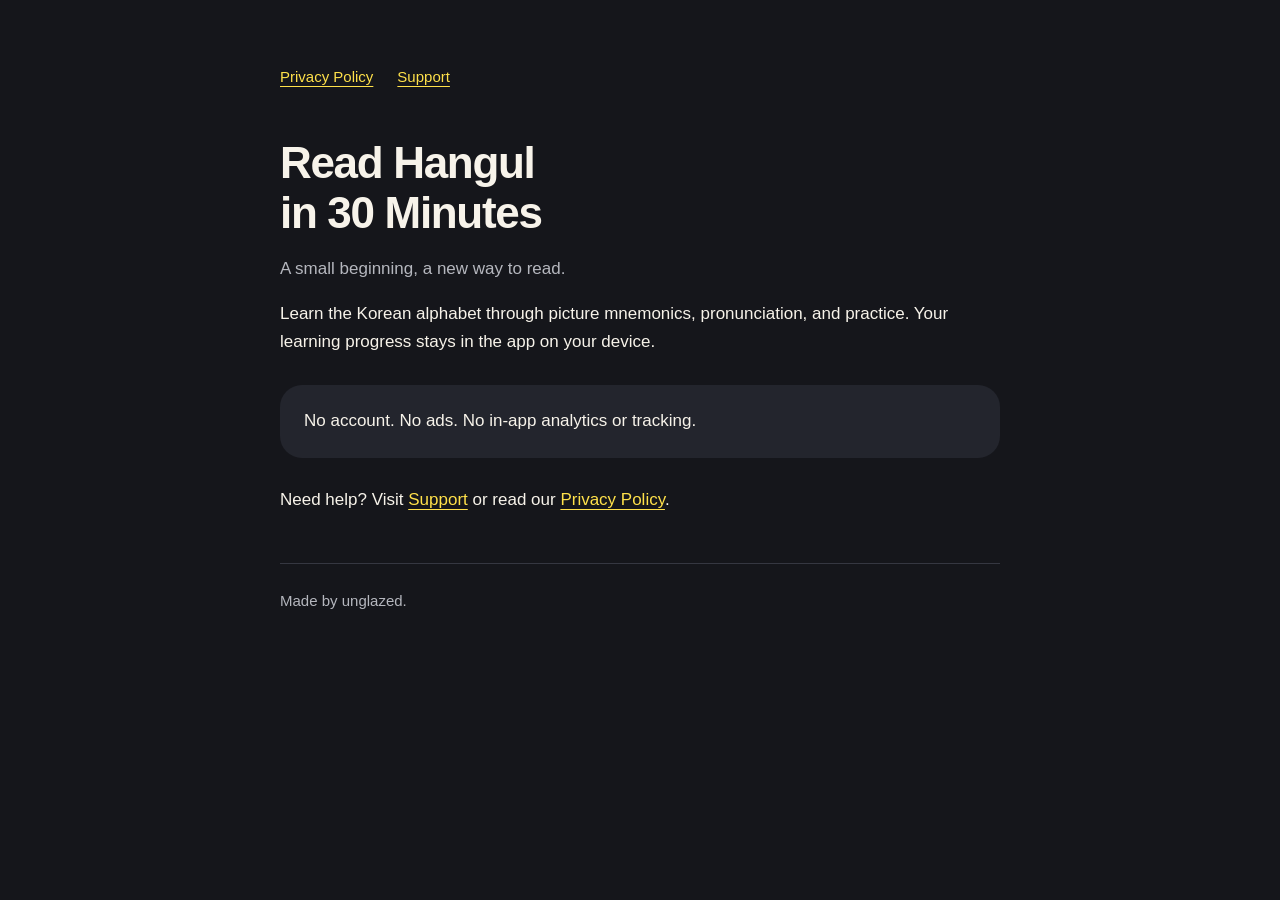
<file: index.html>
<!doctype html>
<html lang="en">
<head>
  <meta charset="utf-8">
  <meta name="viewport" content="width=device-width, initial-scale=1">
  <meta name="description" content="Privacy and support for Read Hangul in 30 Minutes by unglazed.">
  <title>Read Hangul · Privacy &amp; Support</title>
  <link rel="stylesheet" href="style.css">
</head>
<body><main>
  <nav aria-label="Main"><a href="privacy/">Privacy Policy</a><a href="support/">Support</a></nav>
  <h1>Read Hangul<br>in 30 Minutes</h1>
  <p class="muted">A small beginning, a new way to read.</p>
  <p>Learn the Korean alphabet through picture mnemonics, pronunciation, and practice. Your learning progress stays in the app on your device.</p>
  <div class="summary"><p>No account. No ads. No in-app analytics or tracking.</p></div>
  <p>Need help? Visit <a href="support/">Support</a> or read our <a href="privacy/">Privacy Policy</a>.</p>
  <footer>Made by unglazed.</footer>
</main></body>
</html>
</file>
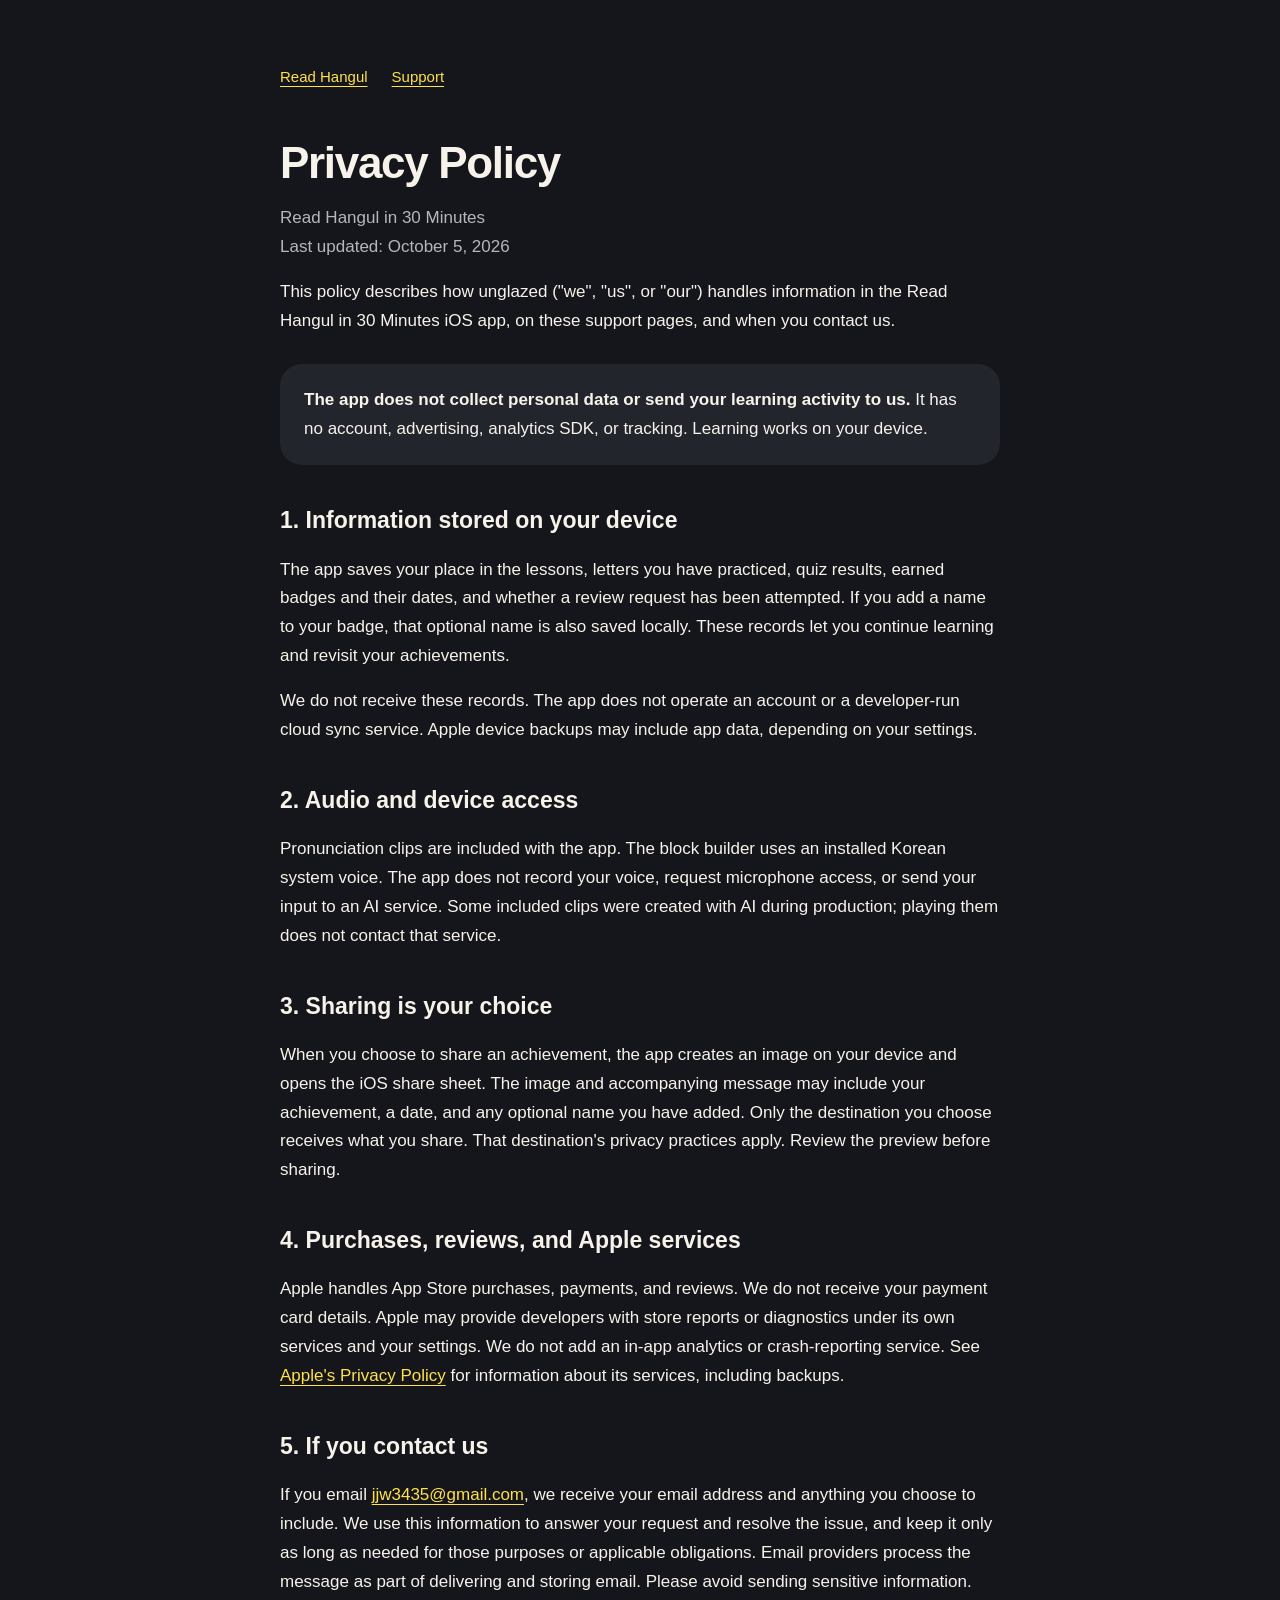
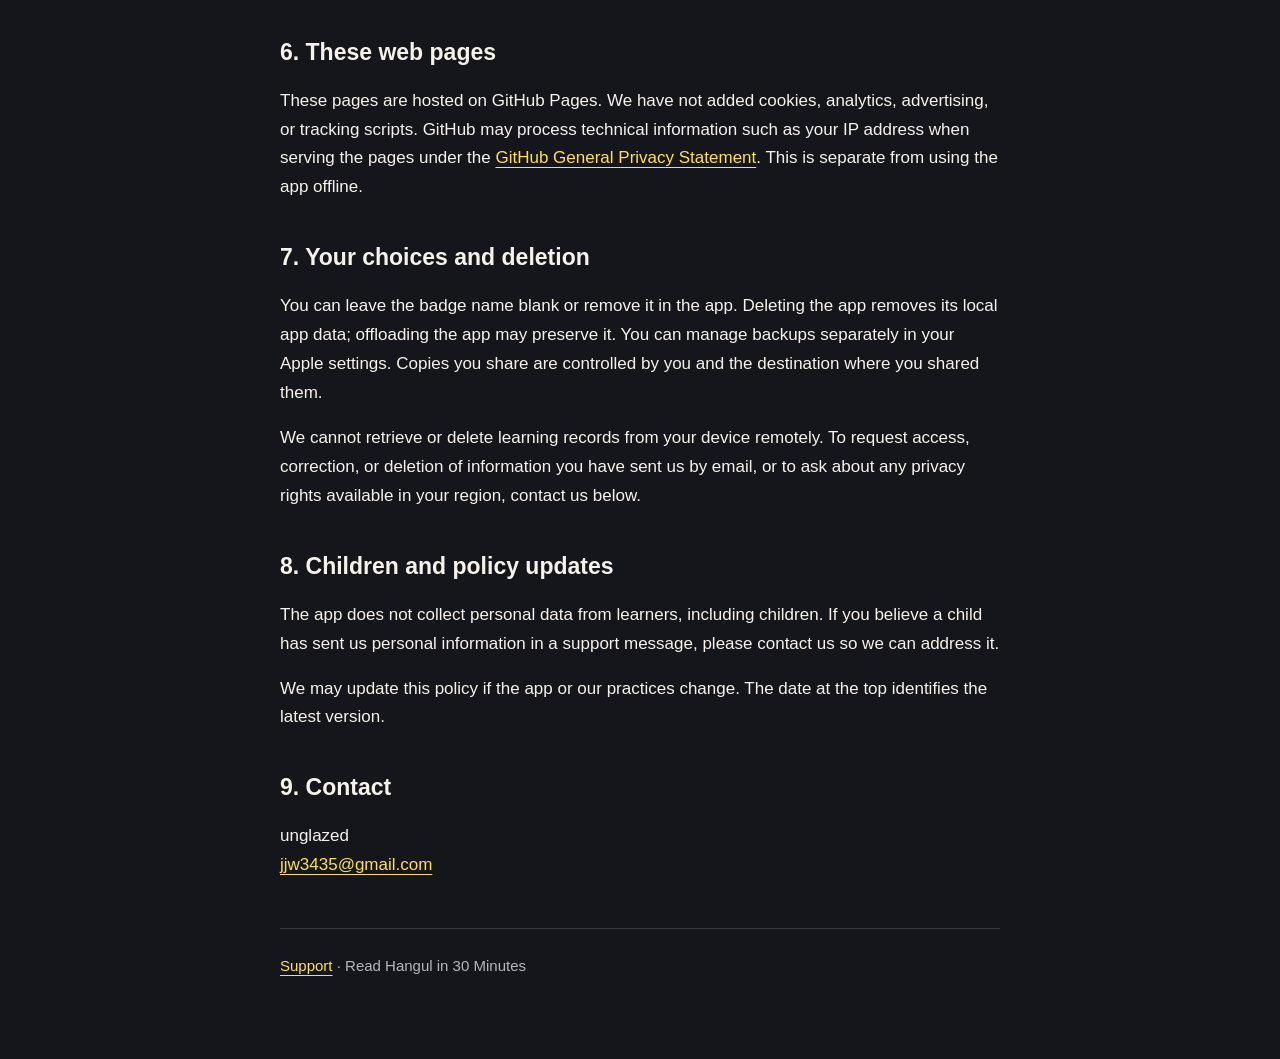
<file: privacy/index.html>
<!doctype html>
<html lang="en">
<head>
  <meta charset="utf-8">
  <meta name="viewport" content="width=device-width, initial-scale=1">
  <meta name="description" content="Read Hangul works without an account, ads, analytics, or tracking. Learn how local progress, sharing, and support are handled.">
  <title>Privacy Policy · Read Hangul</title>
  <link rel="stylesheet" href="../style.css">
</head>
<body><main>
  <nav aria-label="Main"><a href="../">Read Hangul</a><a href="../support/">Support</a></nav>
  <h1>Privacy Policy</h1>
  <p class="muted">Read Hangul in 30 Minutes<br>Last updated: October 5, 2026</p>
  <p>This policy describes how unglazed ("we", "us", or "our") handles information in the Read Hangul in 30 Minutes iOS app, on these support pages, and when you contact us.</p>
  <div class="summary"><p><strong>The app does not collect personal data or send your learning activity to us.</strong> It has no account, advertising, analytics SDK, or tracking. Learning works on your device.</p></div>

  <h2>1. Information stored on your device</h2>
  <p>The app saves your place in the lessons, letters you have practiced, quiz results, earned badges and their dates, and whether a review request has been attempted. If you add a name to your badge, that optional name is also saved locally. These records let you continue learning and revisit your achievements.</p>
  <p>We do not receive these records. The app does not operate an account or a developer-run cloud sync service. Apple device backups may include app data, depending on your settings.</p>

  <h2>2. Audio and device access</h2>
  <p>Pronunciation clips are included with the app. The block builder uses an installed Korean system voice. The app does not record your voice, request microphone access, or send your input to an AI service. Some included clips were created with AI during production; playing them does not contact that service.</p>

  <h2>3. Sharing is your choice</h2>
  <p>When you choose to share an achievement, the app creates an image on your device and opens the iOS share sheet. The image and accompanying message may include your achievement, a date, and any optional name you have added. Only the destination you choose receives what you share. That destination's privacy practices apply. Review the preview before sharing.</p>

  <h2>4. Purchases, reviews, and Apple services</h2>
  <p>Apple handles App Store purchases, payments, and reviews. We do not receive your payment card details. Apple may provide developers with store reports or diagnostics under its own services and your settings. We do not add an in-app analytics or crash-reporting service. See <a href="https://www.apple.com/legal/privacy/">Apple's Privacy Policy</a> for information about its services, including backups.</p>

  <h2>5. If you contact us</h2>
  <p>If you email <a href="mailto:jjw3435@gmail.com">jjw3435@gmail.com</a>, we receive your email address and anything you choose to include. We use this information to answer your request and resolve the issue, and keep it only as long as needed for those purposes or applicable obligations. Email providers process the message as part of delivering and storing email. Please avoid sending sensitive information.</p>

  <h2>6. These web pages</h2>
  <p>These pages are hosted on GitHub Pages. We have not added cookies, analytics, advertising, or tracking scripts. GitHub may process technical information such as your IP address when serving the pages under the <a href="https://docs.github.com/en/site-policy/privacy-policies/github-general-privacy-statement">GitHub General Privacy Statement</a>. This is separate from using the app offline.</p>

  <h2>7. Your choices and deletion</h2>
  <p>You can leave the badge name blank or remove it in the app. Deleting the app removes its local app data; offloading the app may preserve it. You can manage backups separately in your Apple settings. Copies you share are controlled by you and the destination where you shared them.</p>
  <p>We cannot retrieve or delete learning records from your device remotely. To request access, correction, or deletion of information you have sent us by email, or to ask about any privacy rights available in your region, contact us below.</p>

  <h2>8. Children and policy updates</h2>
  <p>The app does not collect personal data from learners, including children. If you believe a child has sent us personal information in a support message, please contact us so we can address it.</p>
  <p>We may update this policy if the app or our practices change. The date at the top identifies the latest version.</p>

  <h2>9. Contact</h2>
  <p>unglazed<br><a href="mailto:jjw3435@gmail.com">jjw3435@gmail.com</a></p>
  <footer><a href="../support/">Support</a> · Read Hangul in 30 Minutes</footer>
</main></body>
</html>
</file>
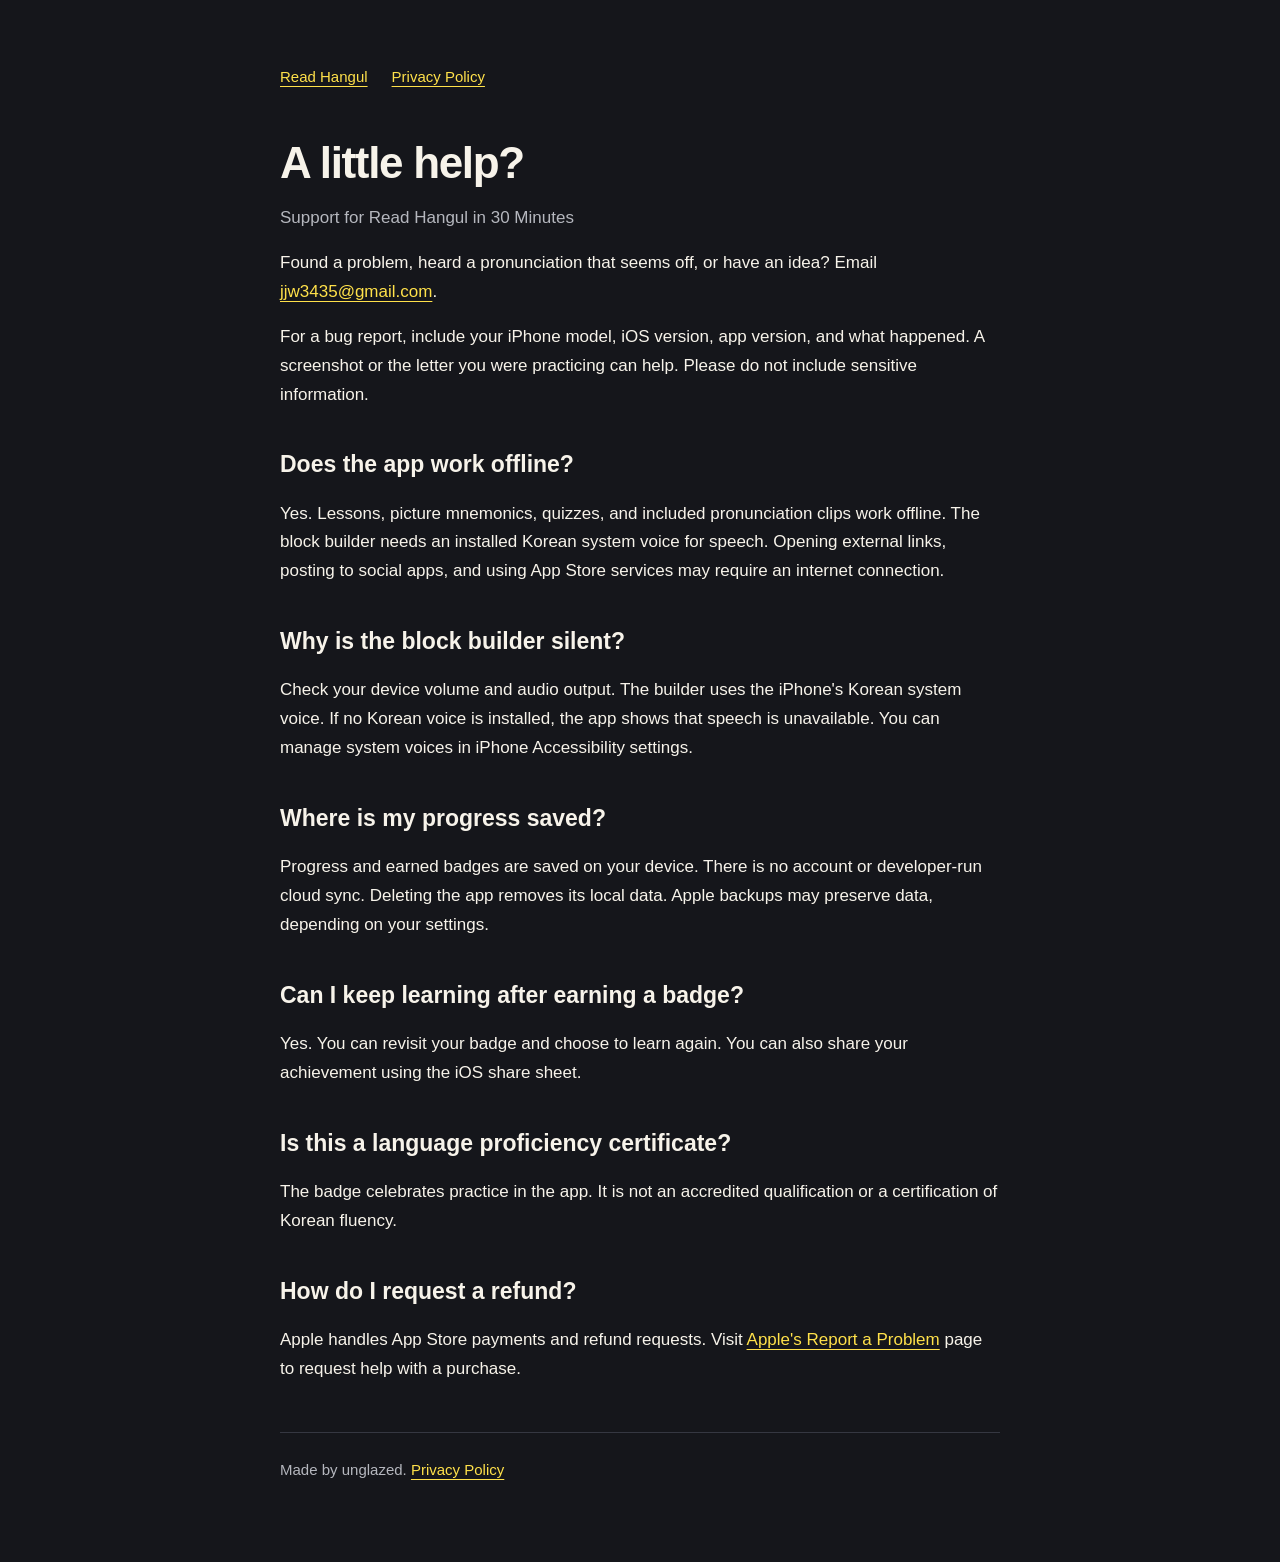
<file: support/index.html>
<!doctype html>
<html lang="en">
<head>
  <meta charset="utf-8">
  <meta name="viewport" content="width=device-width, initial-scale=1">
  <meta name="description" content="Get help with Read Hangul in 30 Minutes, pronunciation, learning progress, and sharing achievements.">
  <title>Support · Read Hangul</title>
  <link rel="stylesheet" href="../style.css">
</head>
<body><main>
  <nav aria-label="Main"><a href="../">Read Hangul</a><a href="../privacy/">Privacy Policy</a></nav>
  <h1>A little help?</h1>
  <p class="muted">Support for Read Hangul in 30 Minutes</p>
  <p>Found a problem, heard a pronunciation that seems off, or have an idea? Email <a href="mailto:jjw3435@gmail.com">jjw3435@gmail.com</a>.</p>
  <p>For a bug report, include your iPhone model, iOS version, app version, and what happened. A screenshot or the letter you were practicing can help. Please do not include sensitive information.</p>

  <h2>Does the app work offline?</h2>
  <p>Yes. Lessons, picture mnemonics, quizzes, and included pronunciation clips work offline. The block builder needs an installed Korean system voice for speech. Opening external links, posting to social apps, and using App Store services may require an internet connection.</p>

  <h2>Why is the block builder silent?</h2>
  <p>Check your device volume and audio output. The builder uses the iPhone's Korean system voice. If no Korean voice is installed, the app shows that speech is unavailable. You can manage system voices in iPhone Accessibility settings.</p>

  <h2>Where is my progress saved?</h2>
  <p>Progress and earned badges are saved on your device. There is no account or developer-run cloud sync. Deleting the app removes its local data. Apple backups may preserve data, depending on your settings.</p>

  <h2>Can I keep learning after earning a badge?</h2>
  <p>Yes. You can revisit your badge and choose to learn again. You can also share your achievement using the iOS share sheet.</p>

  <h2>Is this a language proficiency certificate?</h2>
  <p>The badge celebrates practice in the app. It is not an accredited qualification or a certification of Korean fluency.</p>

  <h2>How do I request a refund?</h2>
  <p>Apple handles App Store payments and refund requests. Visit <a href="https://reportaproblem.apple.com/">Apple's Report a Problem</a> page to request help with a purchase.</p>
  <footer>Made by unglazed. <a href="../privacy/">Privacy Policy</a></footer>
</main></body>
</html>
</file>
<file: style.css>
:root { color-scheme: dark; font-family: -apple-system, BlinkMacSystemFont, "Segoe UI", sans-serif; color: #f7f3ea; background: #15161b; }
* { box-sizing: border-box; }
body { margin: 0; font-size: 17px; line-height: 1.7; }
main { width: min(100% - 48px, 720px); margin: 64px auto 80px; }
nav, footer { font-size: 15px; color: #b5b7be; }
nav { display: flex; gap: 24px; flex-wrap: wrap; margin-bottom: 48px; }
h1 { font-size: clamp(32px, 7vw, 44px); line-height: 1.15; letter-spacing: -0.03em; margin: 0 0 16px; }
h2 { font-size: 23px; line-height: 1.35; margin-top: 40px; }
p, ul { margin: 16px 0; }
ul { padding-left: 24px; }
li + li { margin-top: 8px; }
a { color: #ffe14a; text-underline-offset: 4px; }
a:focus-visible { outline: 2px solid #ffe14a; outline-offset: 5px; border-radius: 2px; }
.muted { color: #b5b7be; }
.summary { padding: 22px 24px; margin: 28px 0; border-radius: 22px; background: #23252d; }
.summary p { margin: 0; }
footer { border-top: 1px solid #353741; padding-top: 24px; margin-top: 48px; }
@media (max-width: 480px) { main { margin-top: 32px; } nav { margin-bottom: 32px; } }
</file>
